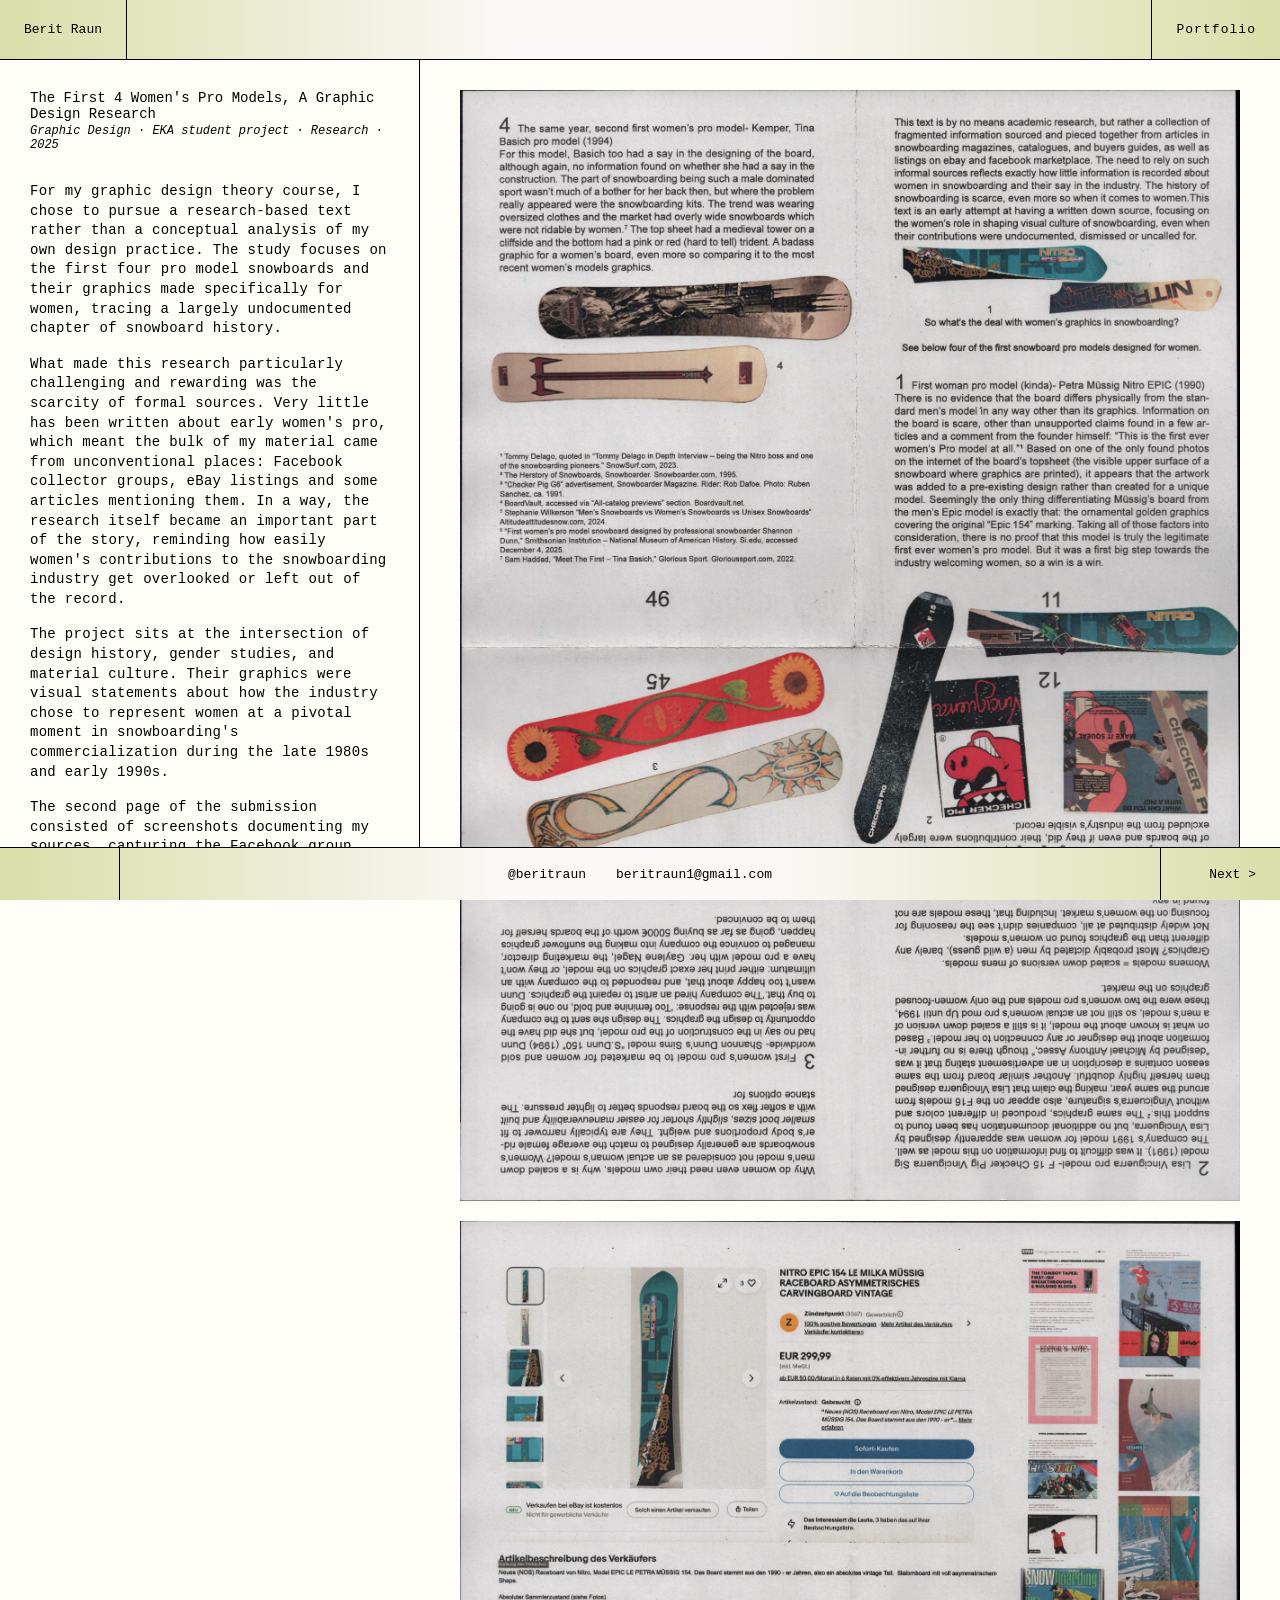
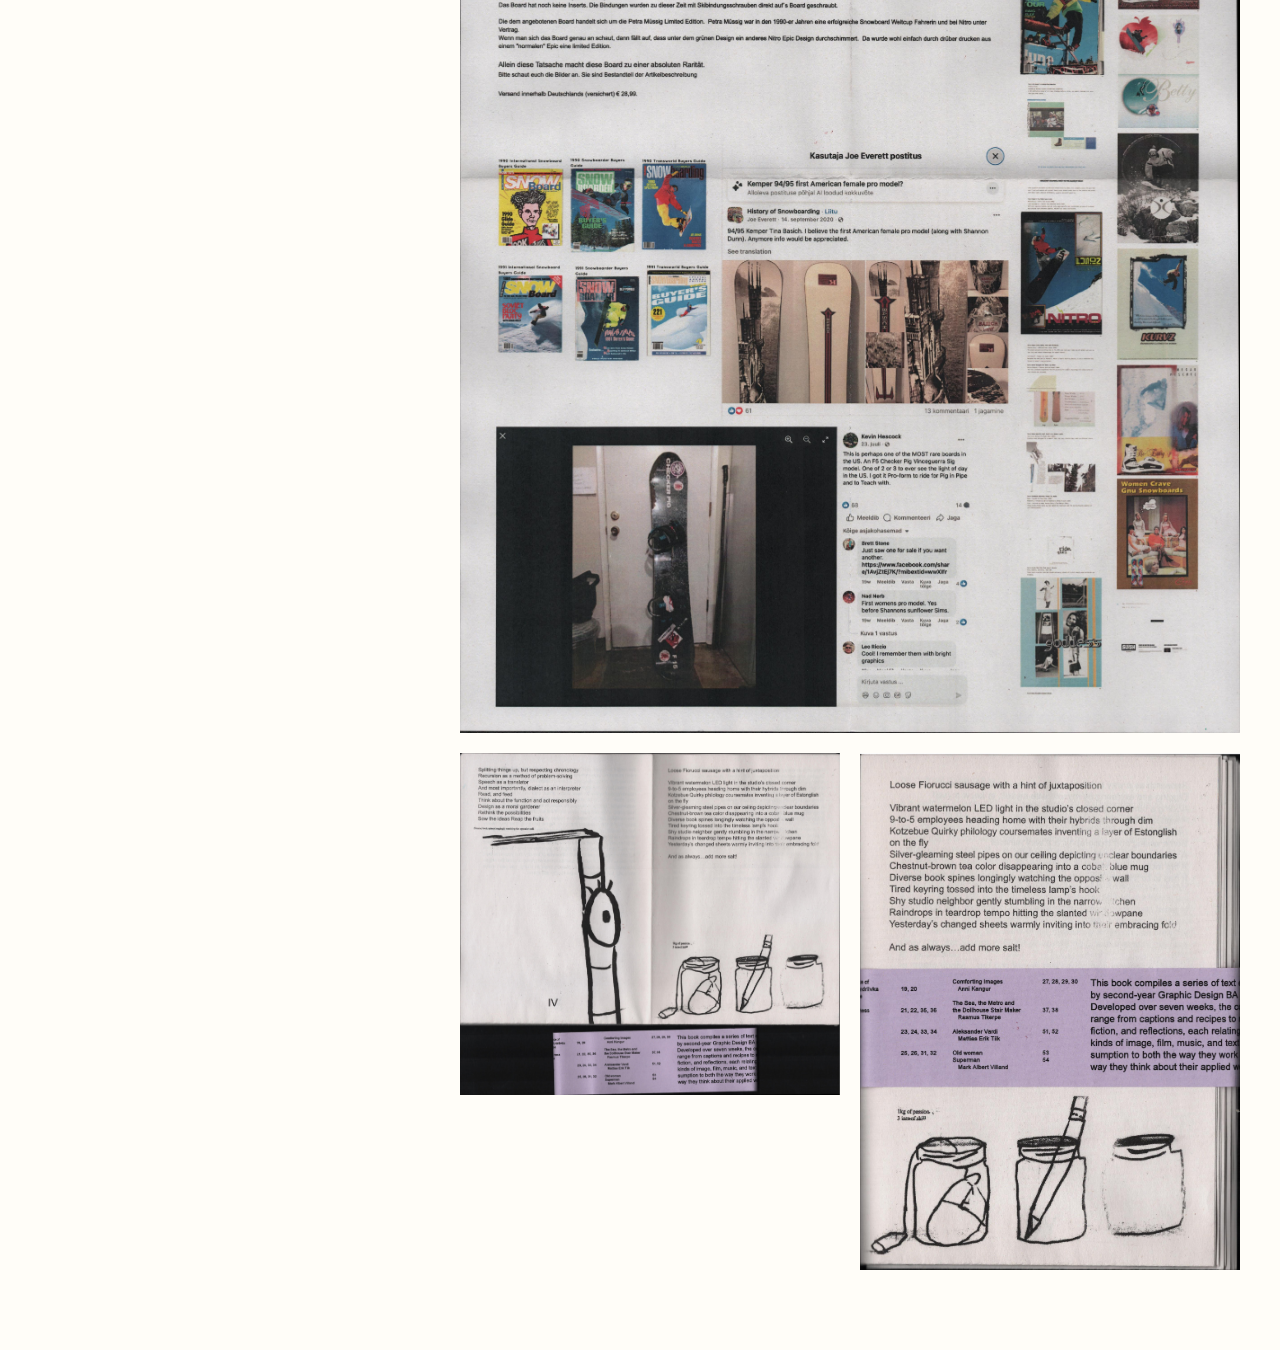
<file: first Womens snowboard graphics.html>
<!DOCTYPE html>
<html lang="et">
<head>
<meta charset="UTF-8">
<meta name="viewport" content="width=device-width, initial-scale=1.0">
<title>Women's graphics – Berit Raun</title>
<link rel="stylesheet" href="style.css">
<link rel="preconnect" href="https://fonts.googleapis.com">
<link rel="preconnect" href="https://fonts.gstatic.com" crossorigin>
<link href="https://fonts.googleapis.com/css2?family=Work+Sans:ital,wght@0,100..900;1,100..900&display=swap" rel="stylesheet">
</head>
<body>

<header class="container-page">
  <div class="header-left-page">
    <a href="index.html" class="home-link">Berit Raun</a>
  </div>
  <div class="header-right-page"><a href="index.html" class="home-link">Portfolio</a></div>
</header>

<div class="content-wrapper">
  <div class="description">
    <div class="header-page">The First 4 Women's Pro Models, A Graphic Design Research</div>
    <h3>Graphic Design · EKA student project · Research · 2025</h3>
    <p>For my graphic design theory course, I chose to pursue a research-based text rather than a conceptual analysis of my own design practice. The study focuses on the first four pro model snowboards and their graphics made specifically for women, tracing a largely undocumented chapter of snowboard history.</p>
    <p>What made this research particularly challenging and rewarding was the scarcity of formal sources. Very little has been written about early women's pro, which meant the bulk of my material came from unconventional places: Facebook collector groups, eBay listings and some articles mentioning them. In a way, the research itself became an important part of the story, reminding how easily women's contributions to the snowboarding industry get overlooked or left out of the record.</p>
    <p>The project sits at the intersection of design history, gender studies, and material culture. Their graphics were visual statements about how the industry chose to represent women at a pivotal moment in snowboarding's commercialization during the late 1980s and early 1990s. </p>
    <p>The second page of the submission consisted of screenshots documenting my sources, capturing the Facebook group posts, eBay listings, and other online traces that formed the foundation of this small research. Since so much of this material exists in informal and fleeting corners of the internet, screenshotting and preserving it felt like a natural part of the process.</p>
    <a href="text.pdf" class="pdf-link" target="_blank">Read the full text here →</a>
  </div>

  <div class="photos-scroll" id="photosScroll" >
    <img src="leht tekst.jpg" alt="Text" class="landscape">
    <img src="leht refrence.jpg" alt="Refrence" class="landscape">
    <img src="kaaned.jpg" alt="Cover">
    <img src="kaaned kinni.jpg" alt="Cover 2">
  </div>
</div>

<footer class="container-footer">
  <div class="footer-content">
    <div class="footer-row">
      <div class="footer-nav-prev">
      </div>
      <div class="footer-contacts">
        <a href="http://www.instagram.com/beritraun/" class="instagram">@beritraun</a>
         <a href="mailto:beritraun1@gmail.com" class="mail">beritraun1@gmail.com</a>
      </div>
      <div class="footer-nav-next">
        <a href="HundiTaltsutamine.html" class="next">Next &gt;</a>
      </div>
    </div>
  </div>
</footer>

<div id="lightbox" class="lightbox">
  <span class="lightbox-close">&times;</span>
  <span class="lightbox-prev">
    <svg width="30" height="50" viewBox="0 0 30 50">
      <polyline points="25,5 5,25 25,45" fill="none" stroke="currentColor" stroke-width="2"/>
    </svg>
  </span>
  <span class="lightbox-next">
    <svg width="30" height="50" viewBox="0 0 30 50">
      <polyline points="5,5 25,25 5,45" fill="none" stroke="currentColor" stroke-width="2"/>
    </svg>
  </span>
  <img class="lightbox-content" id="lightbox-img" alt="">
</div>

<script>
var lightbox = document.getElementById('lightbox');
var lightboxImg = document.getElementById('lightbox-img');
var closeBtn = document.querySelector('.lightbox-close');
var prevBtn = document.querySelector('.lightbox-prev');
var nextBtn = document.querySelector('.lightbox-next');
var srcs = [];
var currentIndex = 0;

window.onload = function() {
  var imgs = document.querySelectorAll('#photosScroll img');
  srcs = [];
  for (var i = 0; i < imgs.length; i++) {
    srcs.push(imgs[i].getAttribute('src'));
    (function(idx) {
      imgs[idx].style.cursor = 'pointer';
      imgs[idx].addEventListener('click', function() {
        currentIndex = idx;
        lightboxImg.src = srcs[currentIndex];
        lightbox.style.display = 'flex';
        document.body.style.overflow = 'hidden';
      });
    })(i);
  }
};

closeBtn.addEventListener('click', function() {
  lightbox.style.display = 'none';
  document.body.style.overflow = '';
});

lightbox.addEventListener('click', function(e) {
  if (e.target === lightbox) {
    lightbox.style.display = 'none';
    document.body.style.overflow = '';
  }
});

prevBtn.addEventListener('click', function(e) {
  e.stopPropagation();
  currentIndex = (currentIndex - 1 + srcs.length) % srcs.length;
  lightboxImg.src = srcs[currentIndex];
});

nextBtn.addEventListener('click', function(e) {
  e.stopPropagation();
  currentIndex = (currentIndex + 1) % srcs.length;
  lightboxImg.src = srcs[currentIndex];
});

document.addEventListener('keydown', function(e) {
  if (lightbox.style.display === 'flex') {
    if (e.key === 'Escape') { lightbox.style.display = 'none'; document.body.style.overflow = ''; }
    else if (e.key === 'ArrowLeft') { currentIndex = (currentIndex - 1 + srcs.length) % srcs.length; lightboxImg.src = srcs[currentIndex]; }
    else if (e.key === 'ArrowRight') { currentIndex = (currentIndex + 1) % srcs.length; lightboxImg.src = srcs[currentIndex]; }
  }
});

lightbox.addEventListener('wheel', function(e) {
  e.preventDefault();
  if (e.
</file>
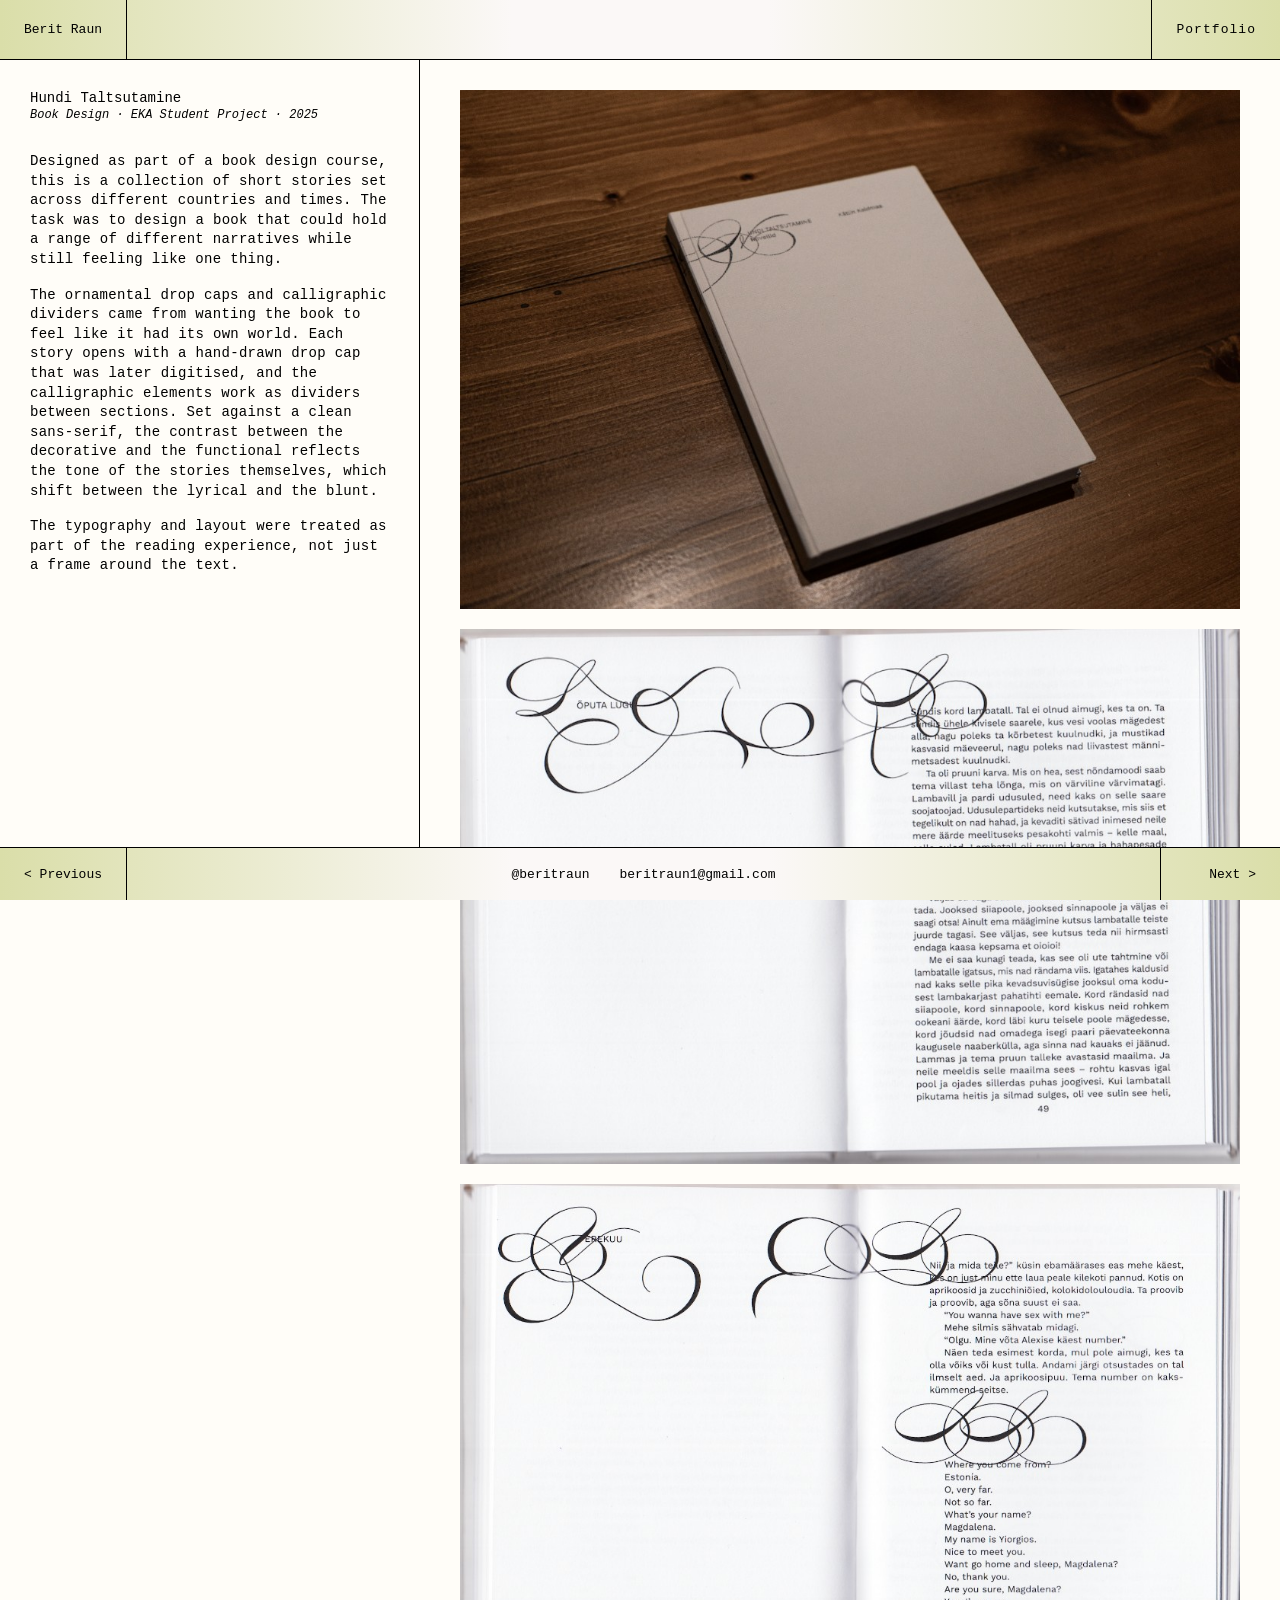
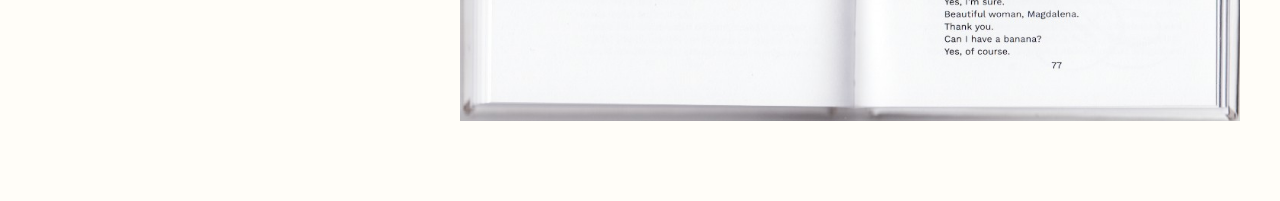
<file: HundiTaltsutamine.html>
<!DOCTYPE html>
<html lang="et">
<head>
<meta charset="UTF-8">
<meta name="viewport" content="width=device-width, initial-scale=1.0">
<title>Hundi Taltsutamine – Berit Raun</title>
<link rel="stylesheet" href="style.css">
<link rel="preconnect" href="https://fonts.googleapis.com">
<link rel="preconnect" href="https://fonts.gstatic.com" crossorigin>
<link href="https://fonts.googleapis.com/css2?family=Work+Sans:ital,wght@0,100..900;1,100..900&display=swap" rel="stylesheet">
</head>
<body>

<header class="container-page">
  <div class="header-left-page">
    <a href="index.html" class="home-link">Berit Raun</a>
  </div>
  <div class="header-right-page"><a href="index.html" class="home-link">Portfolio</a></div>
</header>

<div class="content-wrapper">
  <div class="description">
    <div class="header-page">Hundi Taltsutamine</div>
    <h3>Book Design · EKA Student Project · 2025</h3>
    <p>Designed as part of a book design course, this is a collection of short stories set across different countries and times. The task was to design a book that could hold a range of different narratives while still feeling like one thing.</p>
    <p>The ornamental drop caps and calligraphic dividers came from wanting the book to feel like it had its own world. Each story opens with a hand-drawn drop cap that was later digitised, and the calligraphic elements work as dividers between sections. Set against a clean sans-serif, the contrast between the decorative and the functional reflects the tone of the stories themselves, which shift between the lyrical and the blunt.</p>
    <p>The typography and layout were treated as part of the reading experience, not just a frame around the text.</p>
  </div>

  <div class="photos-scroll">
    <img src="hundi-cover.png" alt="Hundi Taltsutamine cover" class="landscape">
    <img src="Hundi_Tal_1.png" alt="Hundi Taltsutamine spread 1" class="landscape">
    <img src="Hundi_Tal_2.png" alt="Hundi Taltsutamine spread 2" class="landscape">
  </div>
</div>

<footer class="container-footer">
  <div class="footer-content">
    <div class="footer-row">
      <div class="footer-nav-prev">
        <a href="first Womens snowboard graphics.html" class="previous">&lt; Previous</a>
      </div>
      <div class="footer-contacts">
        <a href="http://www.instagram.com/beritraun/" class="instagram">@beritraun</a>
        <a href="mailto:beritraun1@gmail.com" class="mail">beritraun1@gmail.com</a>
      </div>
      <div class="footer-nav-next">
        <a href="Milvi.html" class="next">Next &gt;</a>
      </div>
    </div>
  </div>
</footer>

<div id="lightbox" class="lightbox">
  <span class="lightbox-close">&times;</span>
  <span class="lightbox-prev">
    <svg width="30" height="50" viewBox="0 0 30 50">
      <polyline points="25,5 5,25 25,45" fill="none" stroke="currentColor" stroke-width="2"/>
    </svg>
  </span>
  <span class="lightbox-next">
    <svg width="30" height="50" viewBox="0 0 30 50">
      <polyline points="5,5 25,25 5,45" fill="none" stroke="currentColor" stroke-width="2"/>
    </svg>
  </span>
  <img class="lightbox-content" id="lightbox-img" alt="">
</div>

<script>
const lightbox = document.getElementById('lightbox');
const lightboxImg = document.getElementById('lightbox-img');
const scrollImages = document.querySelectorAll('.photos-scroll img');
const closeBtn = document.querySelector('.lightbox-close');
const prevBtn = document.querySelector('.lightbox-prev');
const nextBtn = document.querySelector('.lightbox-next');
let currentIndex = 0;

scrollImages.forEach((img, index) => {
  img.style.cursor = 'pointer';
  img.addEventListener('click', function(e) {
    e.stopPropagation();
    currentIndex = index;
    openLightbox();
  });
});

function openLightbox() {
  lightbox.style.display = 'flex';
  lightboxImg.src = scrollImages[currentIndex].src;
  document.body.style.overflow = 'hidden';
}

function closeLightbox() {
  lightbox.style.display = 'none';
  document.body.style.overflow = 'auto';
}

function showPrev() {
  currentIndex = (currentIndex - 1 + scrollImages.length) % scrollImages.length;
  lightboxImg.src = scrollImages[currentIndex].src;
}

function showNext() {
  currentIndex = (currentIndex + 1) % scrollImages.length;
  lightboxImg.src = scrollImages[currentIndex].src;
}

closeBtn.addEventListener('click', closeLightbox);
lightbox.addEventListener('click', function(e) {
  if (e.target === lightbox) closeLightbox();
});
prevBtn.addEventListener('click', function(e) { e.stopPropagation(); showPrev(); });
nextBtn.addEventListener('click', function(e) { e.stopPropagation(); showNext(); });

document.addEventListener('keydown', function(e) {
  if (lightbox.style.display === 'flex') {
    if (e.key === 'Escape') closeLightbox();
    else if (e.key === 'ArrowLeft') showPrev();
    else if (e.key === 'ArrowRight') showNext();
  }
});

lightbox.addEventListener('wheel', function(e) {
  e.preventDefault();
  if (e.deltaY > 0) showNext(); else showPrev();
});
</script>

</body>
</html>
</file>
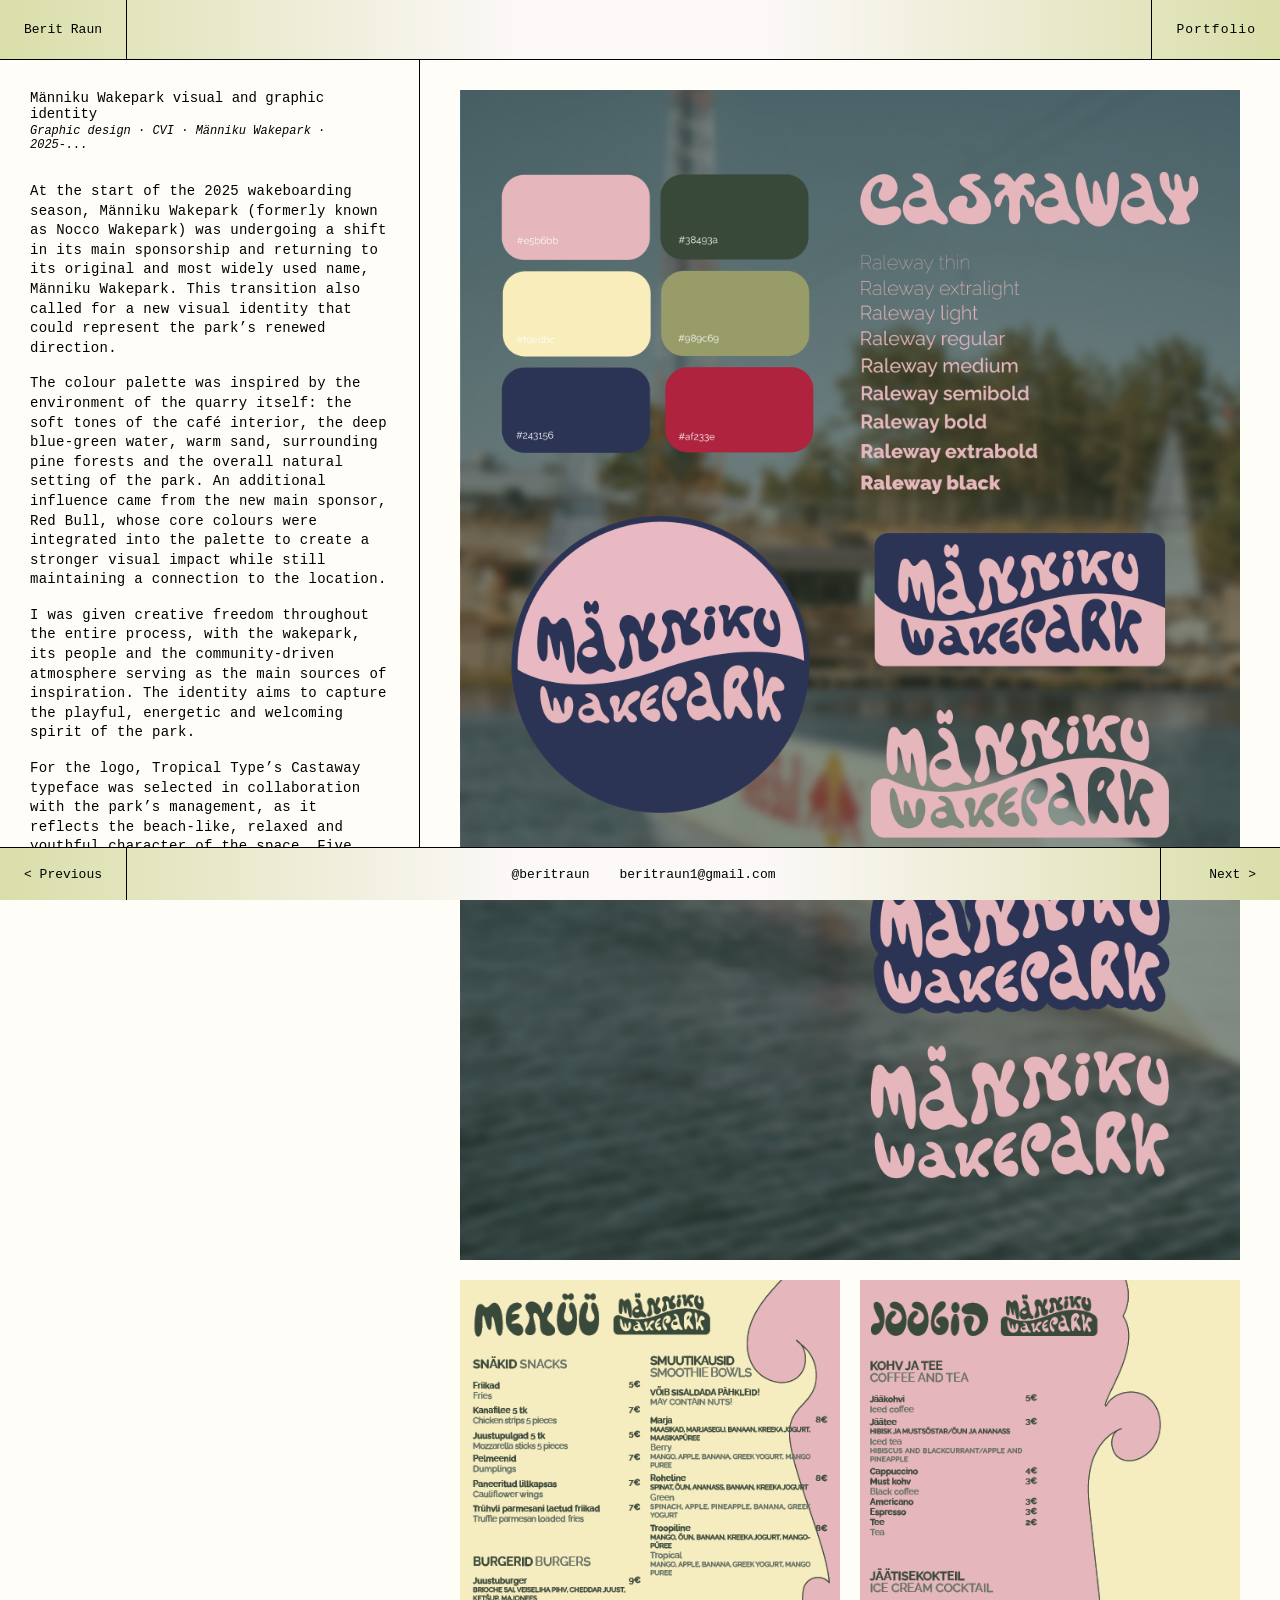
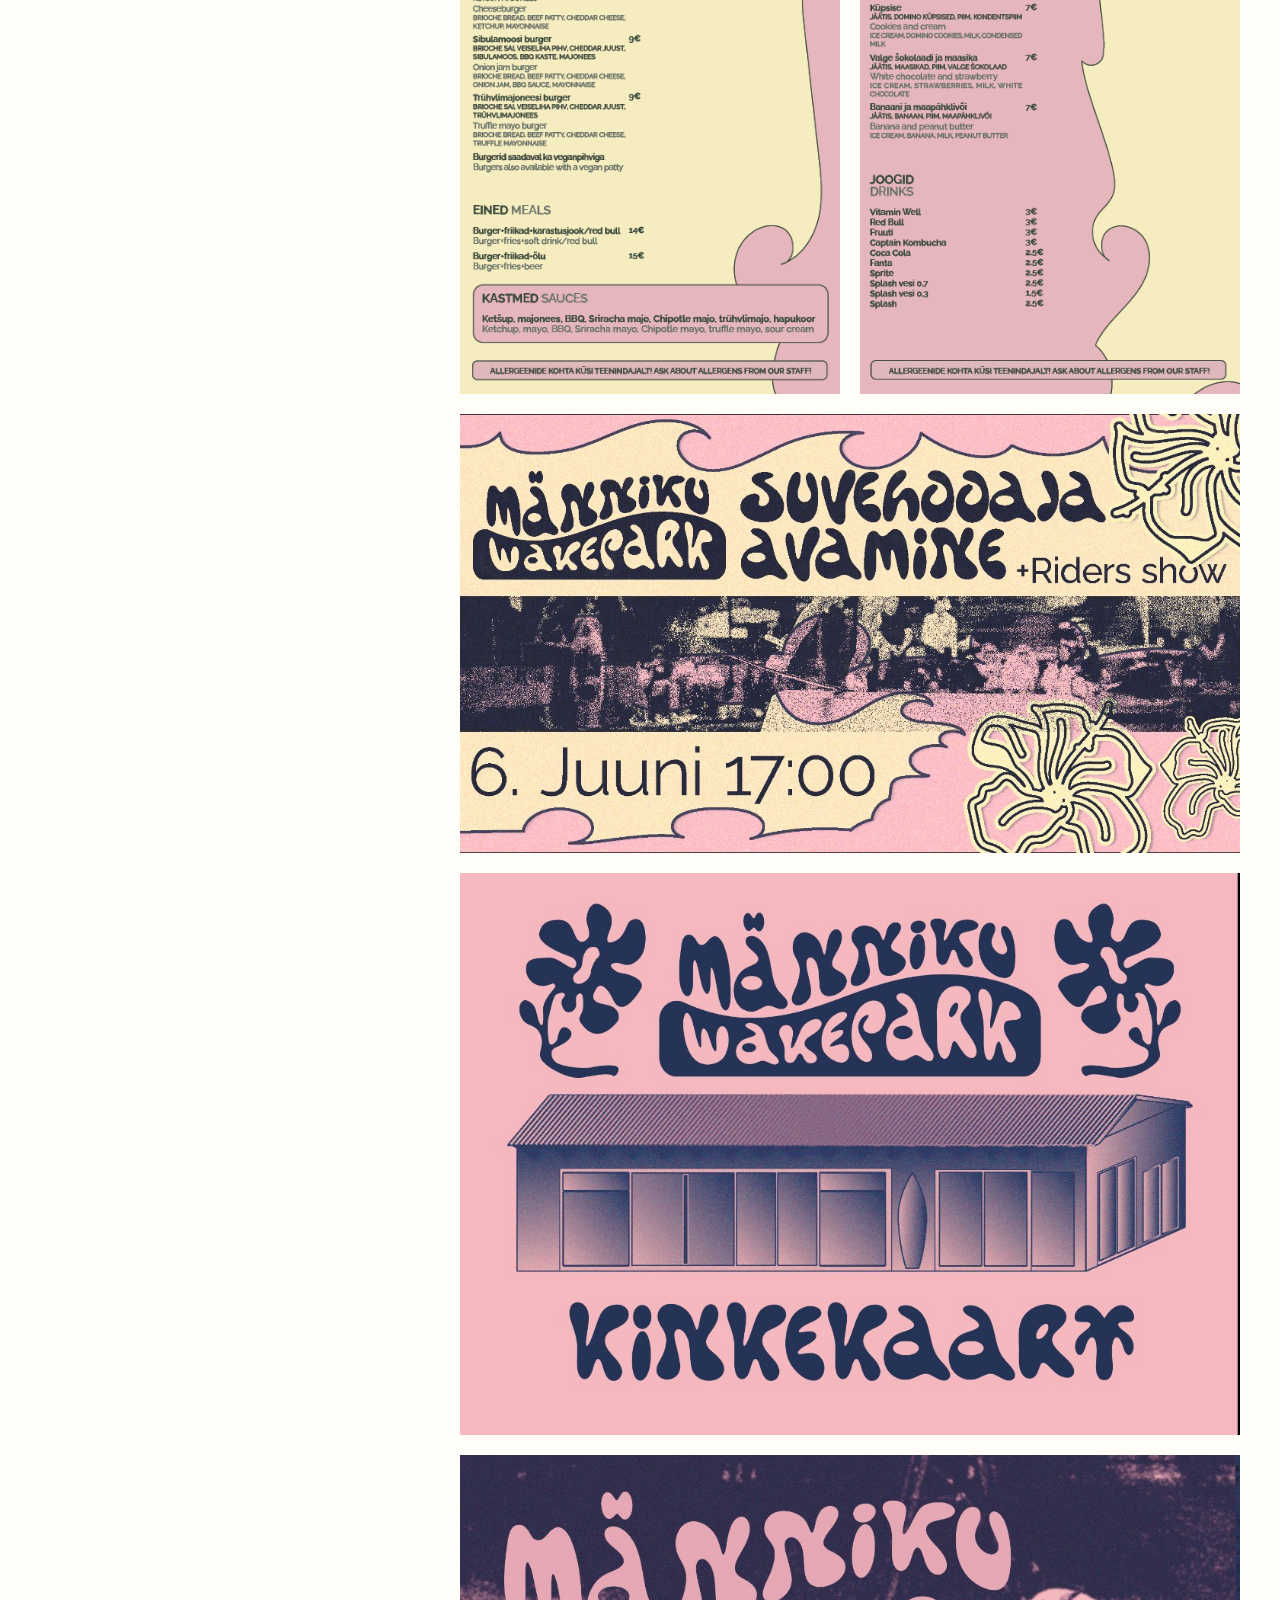
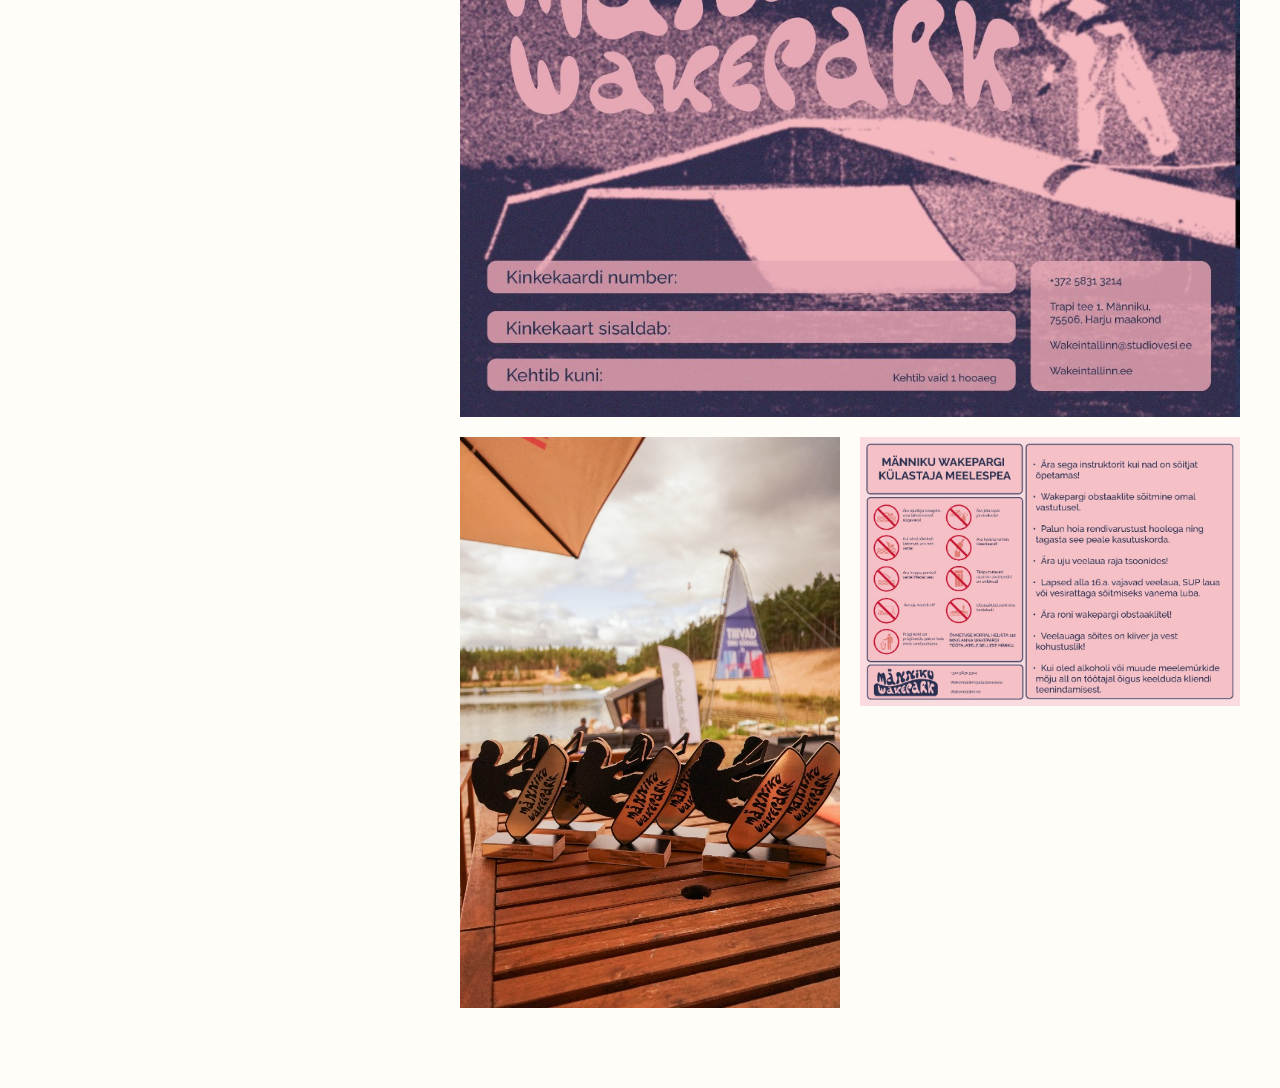
<file: Männiku visuals.html>
<!DOCTYPE html>
<html lang="et">
<head>
<meta charset="UTF-8">
<meta name="viewport" content="width=device-width, initial-scale=1.0">
<title>Männiku Wakepark CVI – Berit Raun</title>
<link rel="stylesheet" href="style.css">
<link rel="preconnect" href="https://fonts.googleapis.com">
<link rel="preconnect" href="https://fonts.gstatic.com" crossorigin>
<link href="https://fonts.googleapis.com/css2?family=Work+Sans:ital,wght@0,100..900;1,100..900&display=swap" rel="stylesheet">
</head>
<body>

<header class="container-page">
  <div class="header-left-page">
    <a href="index.html" class="home-link">Berit Raun</a>
  </div>
  <div class="header-right-page"><a href="index.html" class="home-link">Portfolio</a></div>
</header>

<div class="content-wrapper">
  <div class="description">
    <div class="header-page">Männiku Wakepark visual and graphic identity</div>
    <h3>Graphic design · CVI · Männiku Wakepark · 2025-...</h3>
    <p>At the start of the 2025 wakeboarding season, Männiku Wakepark (formerly known as Nocco Wakepark) was undergoing a shift in its main sponsorship and returning to its original and most widely used name, Männiku Wakepark. This transition also called for a new visual identity that could represent the park’s renewed direction.</p>
    <p>The colour palette was inspired by the environment of the quarry itself: the soft tones of the café interior, the deep blue-green water, warm sand, surrounding pine forests and the overall natural setting of the park. An additional influence came from the new main sponsor, Red Bull, whose core colours were integrated into the palette to create a stronger visual impact while still maintaining a connection to the location.</p>
    <p>I was given creative freedom throughout the entire process, with the wakepark, its people and the community-driven atmosphere serving as the main sources of inspiration. The identity aims to capture the playful, energetic and welcoming spirit of the park.</p>
    <p>For the logo, Tropical Type’s Castaway typeface was selected in collaboration with the park’s management, as it reflects the beach-like, relaxed and youthful character of the space. Five logo variations were created to ensure flexibility across different formats and applications. The wavy form of the lettering symbolises both the calm surface of the quarry and the waves created by the wakeboarding. Raleway was chosen as the supporting typeface for its clean and modern structure, creating contrast with the expressive logo while maintaining legibility across digital and printed formats.</p>
    <p>For social media and promotional materials, dynamic wave-shaped borders and silhouettes of local riders were used. These elements highlight the movement of wakeboarding and celebrate the park’s close-knit community, making the riders themselves a central part of the visual language. The identity is designed as an evolving system and continues to develop alongside the park and its community.</p>
  </div>


  <div class="photos-scroll">
    <img src="manniku-kit.png" alt="Männiku kit" class="landscape">
    <img src="menu_1.png" alt="menu">
    <img src="menu_2.png" alt="menu">
    <img src="3 variant.png" alt="Suvehooja avamine event" class="landscape">
    <img src="kinkekaart_1.png" alt="Kinkekaart" class="landscape">
    <img src="kinkekaart_2.png" alt="Kinkekaart" class="landscape">
    <img src="manniku_tropies.png" alt="Manniku Wakepark trophies">
    <img src="meelespea.png" alt="Manniku Wakepark meelespea">
  </div>
</div>

<footer class="container-footer">
  <div class="footer-content">
    <div class="footer-row">
      <div class="footer-nav-prev">
        <a href="Kumu20.html" class="previous">&lt; Previous</a>
      </div>
      <div class="footer-contacts">
        <a href="http://www.instagram.com/beritraun/" class="instagram">@beritraun</a>
        <a href="mailto:beritraun1@gmail.com" class="mail">beritraun1@gmail.com</a>
      </div>
      <div class="footer-nav-next">
        <a href="Trinkets.html" class="next">Next &gt;</a>
      </div>
    </div>
  </div>
</footer>

<div id="lightbox" class="lightbox">
  <span class="lightbox-close">&times;</span>
  <span class="lightbox-prev">
    <svg width="30" height="50" viewBox="0 0 30 50">
      <polyline points="25,5 5,25 25,45" fill="none" stroke="currentColor" stroke-width="2"/>
    </svg>
  </span>
  <span class="lightbox-next">
    <svg width="30" height="50" viewBox="0 0 30 50">
      <polyline points="5,5 25,25 5,45" fill="none" stroke="currentColor" stroke-width="2"/>
    </svg>
  </span>
  <img class="lightbox-content" id="lightbox-img" alt="">
</div>

<script>
const lightbox = document.getElementById('lightbox');
const lightboxImg = document.getElementById('lightbox-img');
const scrollImages = document.querySelectorAll('.photos-scroll img');
const closeBtn = document.querySelector('.lightbox-close');
const prevBtn = document.querySelector('.lightbox-prev');
const nextBtn = document.querySelector('.lightbox-next');
let currentIndex = 0;

scrollImages.forEach((img, index) => {
  img.addEventListener('click', function() {
    currentIndex = index;
    openLightbox();
  });
});

function openLightbox() {
  lightbox.style.display = 'flex';
  lightboxImg.src = scrollImages[currentIndex].src;
  document.body.style.overflow = 'hidden';
}

function closeLightbox() {
  lightbox.style.display = 'none';
  document.body.style.overflow = 'auto';
}

function showPrev() {
  currentIndex = (currentIndex - 1 + scrollImages.length) % scrollImages.length;
  lightboxImg.src = scrollImages[currentIndex].src;
}

function showNext() {
  currentIndex = (currentIndex + 1) % scrollImages.length;
  lightboxImg.src = scrollImages[currentIndex].src;
}

closeBtn.addEventListener('click', closeLightbox);
lightbox.addEventListener('click', function(e) {
  if (e.target === lightbox) closeLightbox();
});
prevBtn.addEventListener('click', function(e) { e.stopPropagation(); showPrev(); });
nextBtn.addEventListener('click', function(e) { e.stopPropagation(); showNext(); });

document.addEventListener('keydown', function(e) {
  if (lightbox.style.display === 'flex') {
    if (e.key === 'Escape') closeLightbox();
    else if (e.key === 'ArrowLeft') showPrev();
    else if (e.key === 'ArrowRight') showNext();
  }
});

lightbox.addEventListener('wheel', function(e) {
  e.preventDefault();
  if (e.deltaY > 0) showNext(); else showPrev();
});
</script>

</body>
</html>
</file>
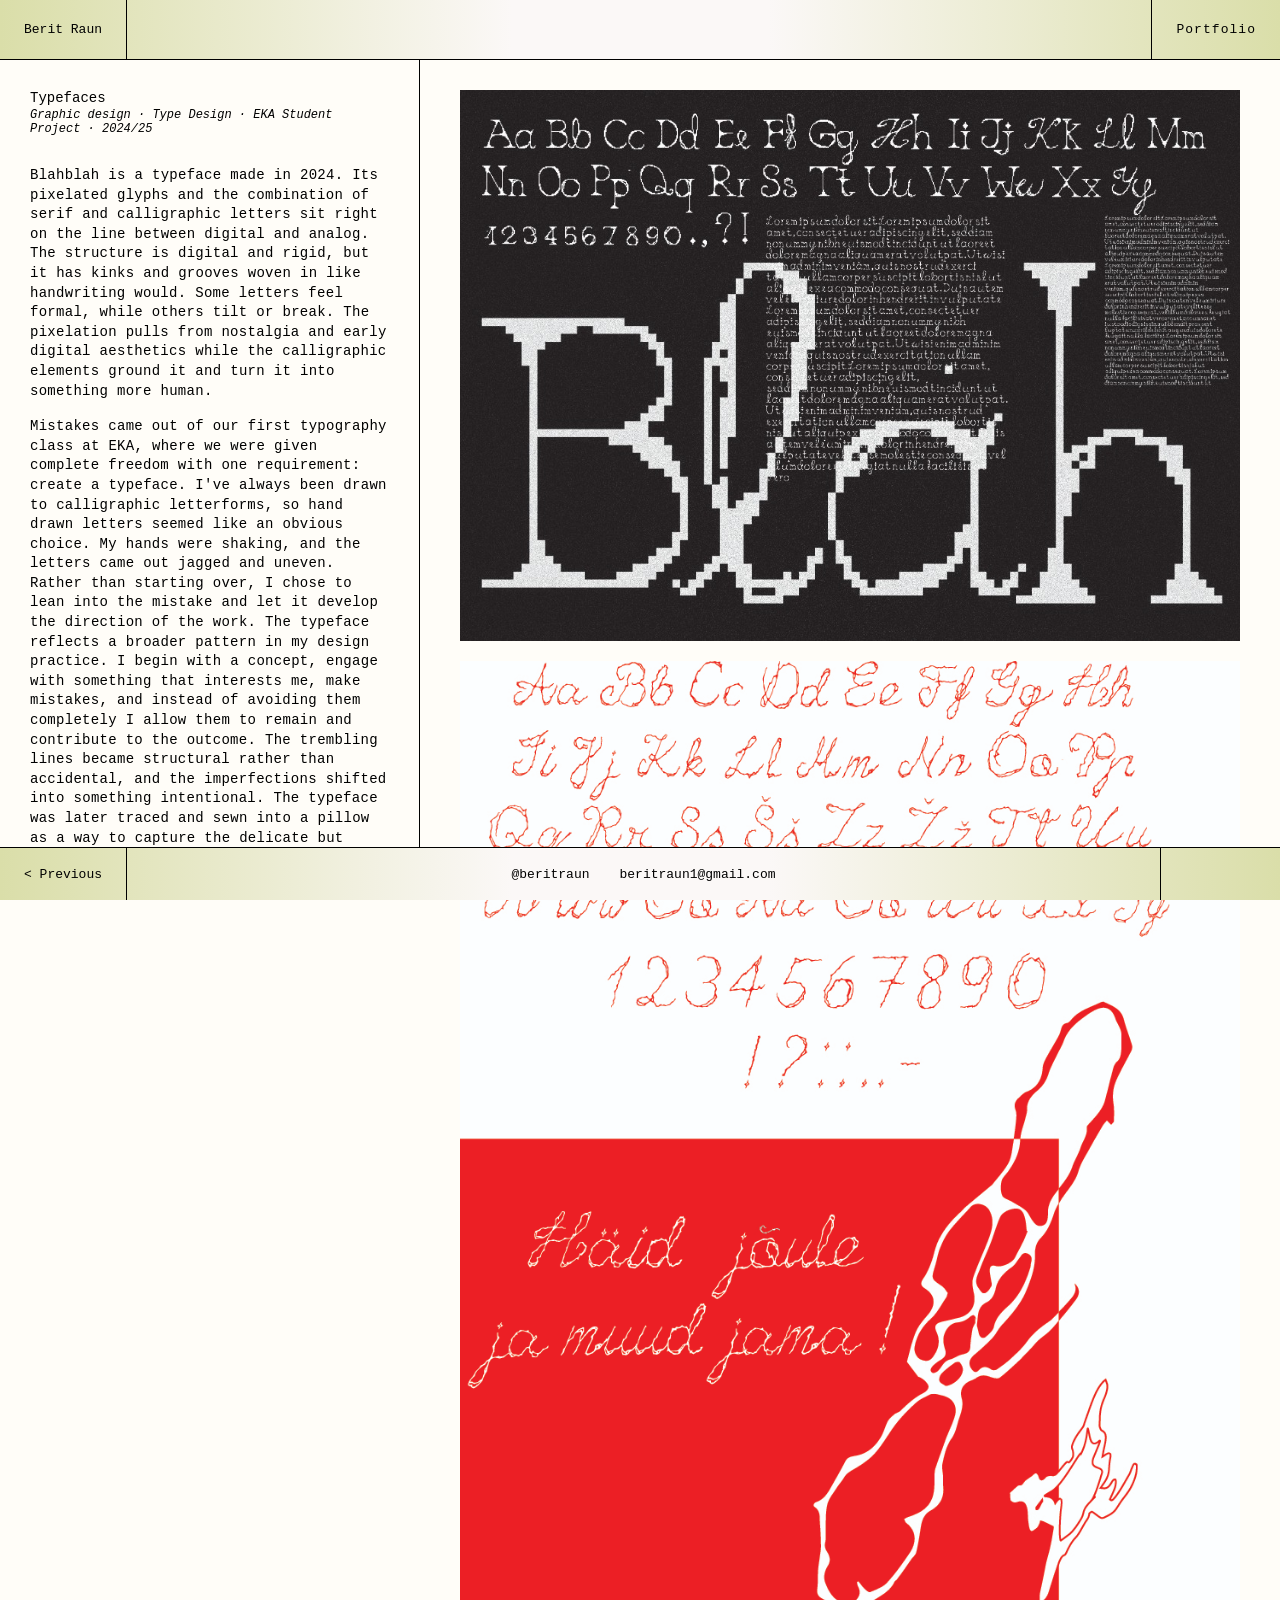
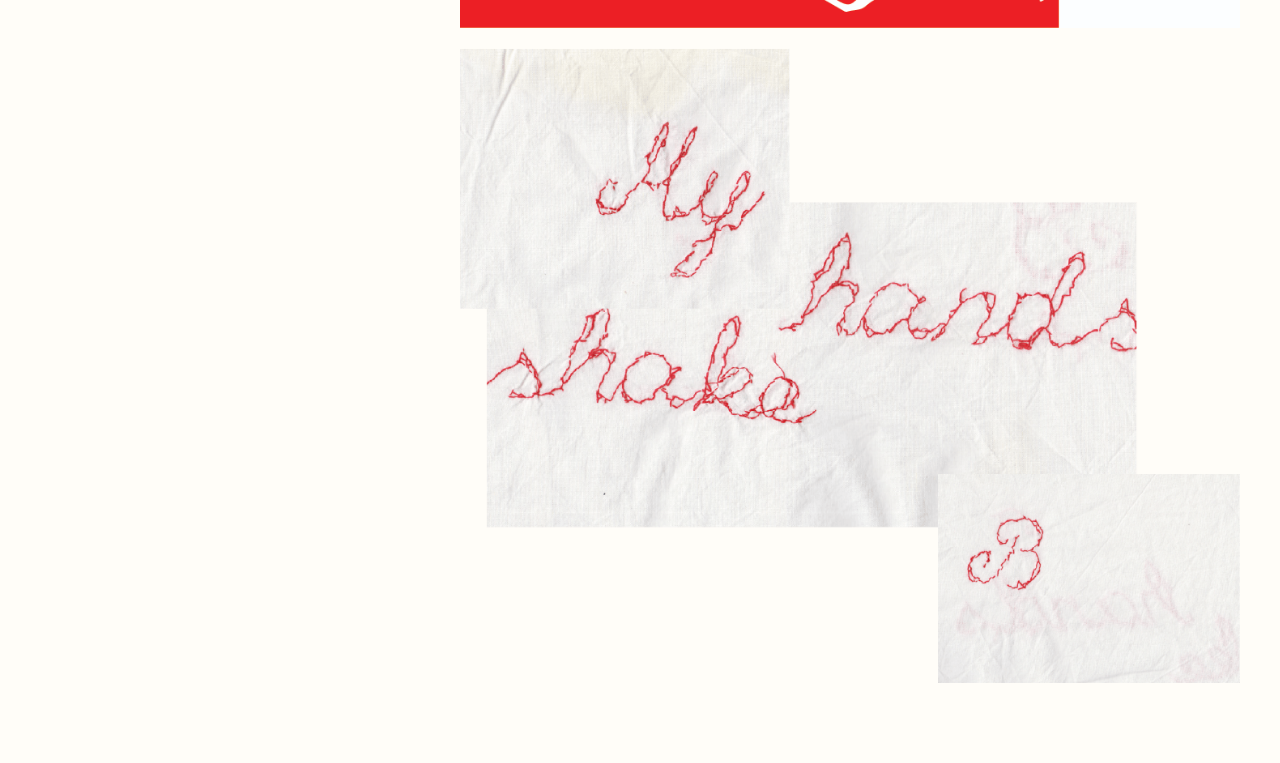
<file: Typefaces.html>
<!DOCTYPE html>
<html lang="et">
<head>
<meta charset="UTF-8">
<meta name="viewport" content="width=device-width, initial-scale=1.0">
<title>Typefaces – Berit Raun</title>
<link rel="stylesheet" href="style.css">
<link rel="preconnect" href="https://fonts.googleapis.com">
<link rel="preconnect" href="https://fonts.gstatic.com" crossorigin>
<link href="https://fonts.googleapis.com/css2?family=Work+Sans:ital,wght@0,100..900;1,100..900&display=swap" rel="stylesheet">
</head>
<body>

<header class="container-page">
  <div class="header-left-page">
    <a href="index.html" class="home-link">Berit Raun</a>
  </div>
  <div class="header-right-page"><a href="index.html" class="home-link">Portfolio</a></div>
</header>

<div class="content-wrapper">
  <div class="description">
    <div class="header-page">Typefaces</div>
    <h3>Graphic design · Type Design · EKA Student Project · 2024/25</h3>
    <p>Blahblah is a typeface made in 2024. Its pixelated glyphs and the combination of serif and calligraphic letters sit right on the line between digital and analog. The structure is digital and rigid, but it has kinks and grooves woven in like handwriting would. Some letters feel formal, while others tilt or break. The pixelation pulls from nostalgia and early digital aesthetics while the calligraphic elements ground it and turn it into something more human.</p>
    <p>Mistakes came out of our first typography class at EKA, where we were given complete freedom with one requirement: create a typeface. I've always been drawn to calligraphic letterforms, so hand drawn letters seemed like an obvious choice. My hands were shaking, and the letters came out jagged and uneven. Rather than starting over, I chose to lean into the mistake and let it develop the direction of the work. The typeface reflects a broader pattern in my design practice. I begin with a concept, engage with something that interests me, make mistakes, and instead of avoiding them completely I allow them to remain and contribute to the outcome. The trembling lines became structural rather than accidental, and the imperfections shifted into something intentional. The typeface was later traced and sewn into a pillow as a way to capture the delicate but shaky quality of the letterforms.</p>
  </div>

  <div class="photos-scroll">
    <img src="Blahblah_specimen.png" alt="Blahblah typeface specimen" class="landscape">
    <img src="Häid jõule.jpg" alt="Mistakes specimen" class="landscape">
    <img src="pillow.png" alt="Mistakes typeface sewn into a pillow" class="landscape">
  </div>
</div>

<footer class="container-footer">
  <div class="footer-content">
    <div class="footer-row">
      <div class="footer-nav-prev">
        <a href="Poetry.html" class="previous">&lt; Previous</a>
      </div>
      <div class="footer-contacts">
        <a href="http://www.instagram.com/beritraun/" class="instagram">@beritraun</a>
        <a href="mailto:beritraun1@gmail.com" class="mail">beritraun1@gmail.com</a>
      </div>
      <div class="footer-nav-next">
      </div>
    </div>
  </div>
</footer>

<div id="lightbox" class="lightbox">
  <span class="lightbox-close">&times;</span>
  <span class="lightbox-prev">
    <svg width="30" height="50" viewBox="0 0 30 50">
      <polyline points="25,5 5,25 25,45" fill="none" stroke="currentColor" stroke-width="2"/>
    </svg>
  </span>
  <span class="lightbox-next">
    <svg width="30" height="50" viewBox="0 0 30 50">
      <polyline points="5,5 25,25 5,45" fill="none" stroke="currentColor" stroke-width="2"/>
    </svg>
  </span>
  <img class="lightbox-content" id="lightbox-img" alt="">
</div>

<script>
const lightbox = document.getElementById('lightbox');
const lightboxImg = document.getElementById('lightbox-img');
const scrollImages = document.querySelectorAll('.photos-scroll img');
const closeBtn = document.querySelector('.lightbox-close');
const prevBtn = document.querySelector('.lightbox-prev');
const nextBtn = document.querySelector('.lightbox-next');
let currentIndex = 0;

scrollImages.forEach((img, index) => {
  img.style.cursor = 'pointer';
  img.addEventListener('click', function(e) {
    e.stopPropagation();
    currentIndex = index;
    openLightbox();
  });
});

function openLightbox() {
  lightbox.style.display = 'flex';
  lightboxImg.src = scrollImages[currentIndex].src;
  document.body.style.overflow = 'hidden';
}

function closeLightbox() {
  lightbox.style.display = 'none';
  document.body.style.overflow = 'auto';
}

function showPrev() {
  currentIndex = (currentIndex - 1 + scrollImages.length) % scrollImages.length;
  lightboxImg.src = scrollImages[currentIndex].src;
}

function showNext() {
  currentIndex = (currentIndex + 1) % scrollImages.length;
  lightboxImg.src = scrollImages[currentIndex].src;
}

closeBtn.addEventListener('click', closeLightbox);
lightbox.addEventListener('click', function(e) {
  if (e.target === lightbox) closeLightbox();
});
prevBtn.addEventListener('click', function(e) { e.stopPropagation(); showPrev(); });
nextBtn.addEventListener('click', function(e) { e.stopPropagation(); showNext(); });

document.addEventListener('keydown', function(e) {
  if (lightbox.style.display === 'flex') {
    if (e.key === 'Escape') closeLightbox();
    else if (e.key === 'ArrowLeft') showPrev();
    else if (e.key === 'ArrowRight') showNext();
  }
});

lightbox.addEventListener('wheel', function(e) {
  e.preventDefault();
  if (e.deltaY > 0) showNext(); else showPrev();
});
</script>

</body>
</html>
</file>
<file: style.css>
* {
  margin: 0;
  padding: 0;
  box-sizing: border-box;
}

body {
  font-family: 'Courier New', Courier, monospace;
  background: #fffdf8;
  color: #000;
}

/* ─── TYPOGRAPHY ─────────────────────────────────────────── */

h3 {
  font-size: 12px;
  font-weight: 500;
  font-style: italic;
  margin-bottom: 30px;
}

h4 {
  font-size: 14px;
  font-weight: 500;
  margin-bottom: 8px;
}

p {
  font-size: 14px;
  font-weight: 400;
  line-height: 1.4;
  letter-spacing: 0.02em;
  word-spacing: 0.01em;
  hyphens: none;
  -webkit-hyphens: none;
  margin-bottom: 16px;
}

/* ─── HEADER (shared) ────────────────────────────────────── */

.container-page {
  display: flex;
  justify-content: space-between;
  align-items: stretch;
  padding: 0;
  position: fixed;
  top: 0;
  left: 0;
  right: 0;
  background: linear-gradient(90deg, #dadea9 0%, #fbf8f7 40%, #fbf8f7 60%, #dadea9 100%);
  z-index: 100;
  border-bottom: 1px solid #000;
  height: 60px;
}

.header-left-page {
  display: flex;
  align-items: center;
  padding: 0 24px;
  border-right: 1px solid #000;
}

.header-right-page {
  display: flex;
  align-items: center;
  padding: 0 24px;
  border-left: 1px solid #000;
  font-size: 13px;
  font-weight: 400;
  font-family: 'Courier New', Courier, monospace;
  letter-spacing: 0.08em;
}

.home-link {
  color: #000;
  text-decoration: none;
  font-size: 13px;
  font-family: 'Courier New', Courier, monospace;
}

.home-link:hover { text-decoration: underline; }

/* ─── SIGNATURE ──────────────────────────────────────────── */

.header-signature {
  position: relative;
  cursor: pointer;
}

.header-signature img {
  display: block;
  transition: opacity 0.25s ease;
}

.sig-filled {
  position: absolute;
  top: 0;
  left: 0;
  opacity: 0;
}

.header-signature:hover .sig-outline { opacity: 0; }
.header-signature:hover .sig-filled  { opacity: 1; }

body:not(.index-page) .header-signature { height: 30px; }
body:not(.index-page) .header-signature img { height: 30px; width: auto; }

/* ─── PROJECT PAGE LAYOUT ─────────────────────────────────── */

.content-wrapper {
  display: flex;
  margin-top: 60px;
  min-height: calc(100vh - 60px - 53px);
}

.description {
  width: 550px;
  flex-shrink: 0;
  position: fixed;
  top: 60px;
  left: 0;
  bottom: 53px;
  padding: 40px 50px 40px 40px;
  border-right: 1px solid #000;
  overflow-y: auto;
}

.lightbox-caption {
  color: #000;
  font-size: 13px;
  font-family: 'Work Sans', sans-serif;
  text-align: center;
  margin: 0;
  opacity: 0.7;
  max-width: 600px;
}

.youtube-embed {
  position: relative;
  width: 100%;
  padding-bottom: 56.25%;
  height: 0;
}

.youtube-embed iframe {
  position: absolute;
  top: 0;
  left: 0;
  width: 100%;
  height: 100%;
}

.pdf-embed {
  width: 100%;
  height: 90vh;
  border: none;
  display: block;
}

.milvi-video {
  width: 100%;
  height: auto;
  display: block;
}

.download-link {
  display: inline-block;
  margin-top: 8px;
  font-size: 13px;
  color: #000;
  text-decoration: none;
  border-bottom: 1px solid #000;
  padding-bottom: 1px;
}

.download-link:hover {
  opacity: 0.5;
}

.header-page {
  font-size: 14px;
  font-weight: 500;
  margin-bottom: 2px;
}

.photos-scroll {
  display: grid;
  grid-template-columns: 1fr;
  gap: 20px;
  margin-left: 550px;
  padding: 40px 60px 80px 60px;
}

.photos-scroll.masonry {
  display: block;
  column-count: 2;
  column-gap: 20px;
  gap: 0;
}

.photos-scroll.masonry img,
.photos-scroll.masonry video {
  break-inside: avoid;
  margin-bottom: 20px;
  margin-top: 0;
  padding: 0;
  width: 100%;
  height: auto;
  display: block;
}

.photos-scroll.masonry .landscape {
  column-span: all;
  margin-bottom: 20px;
}

.photos-scroll img,
.photos-scroll video {
  width: 100%;
  height: auto;
  cursor: pointer;
  transition: opacity 0.3s ease;
}

.photos-scroll video {
  width: 100%;
  height: auto;
  display: block;
  cursor: default;
}

/* suurtel ekraanidel 2 veergu */
@media screen and (min-width: 900px) {
  .photos-scroll {
    grid-template-columns: repeat(2, 1fr);
  }

  /* horisontaalsed pildid võtavad 2 veergu */
  .photos-scroll img.landscape,
  .photos-scroll .landscape {
    grid-column: span 2;
  }
}



/* ─── FOOTER ─────────────────────────────────────────────── */

.container-footer {
  position: fixed;
  bottom: 0;
  left: 0;
  right: 0;
  display: flex;
  align-items: stretch;
  font-size: 13px;
  background: linear-gradient(90deg, #dadea9 0%, #fbf8f7 40%, #fbf8f7 60%, #dadea9 100%);
  border-top: 1px solid #000;
  z-index: 50;
  height: 53px;
  overflow: hidden;
}

.footer-content {
  width: 100%;
  display: flex;
  align-items: stretch;
  position: relative;
  z-index: 1;
}

.divider-page { display: none; }

.footer-row {
  display: flex;
  align-items: stretch;
  width: 100%;
}

.footer-nav-prev {
  display: flex;
  align-items: center;
  padding: 0 24px;
  border-right: 1px solid #000;
  min-width: 120px;
}

.footer-contacts {
  display: flex;
  align-items: center;
  justify-content: center;
  flex: 1;
  gap: 30px;
}

.footer-nav-next {
  display: flex;
  align-items: center;
  padding: 0 24px;
  border-left: 1px solid #000;
  min-width: 120px;
  justify-content: flex-end;
}

.mail, .instagram, .previous, .next {
  color: #000;
  text-decoration: none;
}

.mail:hover, .instagram:hover, .previous:hover, .next:hover {
  text-decoration: underline;
}

/* ─── LIGHTBOX ───────────────────────────────────────────── */

.lightbox {
  display: none;
  position: fixed;
  z-index: 1000;
  inset: 0;
  background-color: #fffdf8;
  justify-content: center;
  align-items: center;
}

.lightbox-inner {
  display: flex;
  flex-direction: column;
  align-items: center;
  gap: 14px;
  max-height: 90vh;
}

.lightbox-content {
  max-width: min(800px, 90vw);
  max-height: 80vh;
  object-fit: contain;
  animation: fadeIn 0.5s ease;
}

@keyframes fadeIn {
  from { opacity: 0; }
  to   { opacity: 1; }
}

.lightbox-close {
  position: absolute;
  top: 24px;
  right: 40px;
  font-family: 'Courier New', Courier, monospace;
  font-weight: 300;
  font-size: 40px;
  cursor: pointer;
  color: #000;
  line-height: 1;
}

.lightbox-prev,
.lightbox-next {
  position: absolute;
  top: 50%;
  transform: translateY(-50%);
  padding: 16px;
  color: #000;
  cursor: pointer;
  user-select: none;
}

.lightbox-prev { left: 30px; }
.lightbox-next { right: 10px; }

/* ─── INDEX PAGE BACKGROUND ──────────────────────────────── */

body.index-page {
  overflow-x: hidden;
  overflow-y: scroll;
  background: radial-gradient(ellipse at 50% 40%, #fffdf8 20%, #e8ebbc 100%);
  min-height: 100vh;
}

/* ─── HERO ───────────────────────────────────────────────── */

.hero {
  height: 100vh;
  padding: 40px;
  background: transparent;
}

/* Inset border frame — full hero screen */
.hero-frame {
  width: 100%;
  height: 100%;
  border: 1px solid #000;
  position: relative;
  display: flex;
  flex-direction: column;
}

/* Top bar — nav left, contacts right */
.hero-top {
  display: flex;
  justify-content: space-between;
  align-items: stretch;
  border-bottom: 1px solid #000;
}

/* Nav row — horizontal outlined boxes, top-left */
.hero-nav {
  display: flex;
  flex-direction: row;
}

.hero-nav-link {
  display: block;
  font-family: 'Courier New', Courier, monospace;
  font-size: 13px;
  font-weight: 400;
  color: #000;
  text-decoration: none;
  letter-spacing: 0.08em;
  padding: 10px 24px;
  border-right: 1px solid #000;
}

.hero-nav-link:hover {
  text-decoration: underline;
}

/* Contacts — top-right */
.hero-contacts {
  display: flex;
  gap: 24px;
  align-items: center;
  padding: 10px 20px;
  border-left: 1px solid #000;
}

.hero-contact-link {
  font-family: 'Courier New', Courier, monospace;
  font-size: 13px;
  font-weight: 400;
  color: #000;
  text-decoration: none;
  letter-spacing: 0.08em;
}

.hero-contact-link:hover {
  text-decoration: underline;
}

/* Signature + name — left-aligned, vertically centred in remaining space */
.hero-centre {
  flex: 1;
  display: flex;
  flex-direction: column;
  justify-content: center;
  align-items: flex-start;
  padding: 0 40px;
  gap: 14px;
}

.hero-signature {
  width: min(45vw, 680px);
  max-width: calc(100% - 80px);
  height: auto;
  display: block;
  user-select: none;
  pointer-events: none;
}

.hero-name {
  font-family: 'Courier New', Courier, monospace;
  font-size: 13px;
  font-weight: 400;
  letter-spacing: 0.08em;
  color: #000;
}

.hero-bottom {
  border-top: 1px solid #000;
  display: flex;
  justify-content: center;
  align-items: center;
  padding: 10px 20px;
}

.hero-scroll {
  font-family: 'Courier New', Courier, monospace;
  font-size: 13px;
  letter-spacing: 0.08em;
  color: #000;
  animation: bob 2s ease-in-out infinite;
}

@keyframes bob {
  0%, 100% { transform: translateY(0); }
  50%       { transform: translateY(4px); }
}

/* ─── WORKS GRID ─────────────────────────────────────────── */

.works-grid {
  columns: 3;
  column-gap: 20px;
  padding: 50px 80px;
  background: transparent;
}

.project-card {
  display: block;
  break-inside: avoid;
  margin-bottom: 20px;
  cursor: pointer;
  text-decoration: none;
}

.card-kumu, .card-bingo, .card-posters,
.card-manniku, .card-type, .card-snow,
.card-erki, .card-trinkets, .card-misc,
.card-photo { }

.card-image-box {
  border: 1px solid #000;
  background: #fff;
  position: relative;
  overflow: hidden;
}

.card-image-box img,
.card-image-box video {
  display: block;
  width: 100%;
  height: auto;
  filter: grayscale(100%);
  transition: filter 0.5s ease;
}

.card-overlay {
  position: absolute;
  inset: 0;
  background: rgba(200, 206, 130, 0.35);
  mix-blend-mode: multiply;
  transition: opacity 0.5s ease;
  pointer-events: none;
}

.card-title-box {
  border: 1px solid #000;
  border-top: none;
  padding: 10px 12px;
  font-family: 'Courier New', Courier, monospace;
  font-size: 13px;
  font-weight: 400;
  letter-spacing: 0.08em;
  color: #000;
  line-height: 1.4;
  background: #fff;
  transition: background 0.3s ease;
  text-wrap: balance;
}

.project-card:hover .card-image-box img,
.project-card:hover .card-image-box video {
  filter: grayscale(0%);
}

.project-card:hover .card-overlay {
  opacity: 0;
}

.project-card:hover .card-title-box {
  background: #dadea9;
}

.pdf-link {
  display: inline-block;
  margin-top: 1.5rem;
  text-decoration: underline;
  color: inherit;
}
.pdf-link:hover {
  opacity: 0.6;
}

/* ═══════════════════════════════════════════════════════════
   RESPONSIVE
   ═══════════════════════════════════════════════════════════ */

@media screen and (max-width: 1280px) {
  .description { width: 420px; padding: 30px; }
  .photos-scroll { margin-left: 420px; padding: 30px 40px 80px 40px; }
  .works-grid { columns: 3; }
}

@media screen and (max-width: 1024px) {
  .content-wrapper { flex-direction: column; margin-top: 60px; }
  .description {
    position: static;
    width: 100%;
    bottom: auto;
    border-right: none;
    border-bottom: 1px solid #000;
    padding: 30px 40px;
    overflow-y: visible;
  }
  .photos-scroll { margin-left: 0; padding: 30px 40px 80px; }
  .photos-scroll img { max-width: 100%; }
  .footer-contacts { gap: 20px; }
  .footer-nav-prev, .footer-nav-next { min-width: 90px; padding: 0 16px; }
  .works-grid { columns: 3; column-gap: 20px; padding: 40px; }
  .hero { padding: 24px; }
  .hero-signature { width: min(48vw, 480px); }
  .hero-centre { padding: 0 24px; }
}

@media screen and (max-width: 768px) {
  .container-page { height: 50px; }
  .header-left-page { padding: 0 16px; }
  .header-right-page { padding: 0 16px; font-size: 12px; }
  .home-link { font-size: 12px; }
  .content-wrapper { margin-top: 50px; }
  .description { padding: 20px; }
  .photos-scroll { padding: 20px 20px 80px; gap: 12px; }
  p, h3 { font-size: 13px; }
  .container-footer { height: auto; min-height: 50px; }
  .footer-nav-prev, .footer-nav-next { min-width: 70px; padding: 0 12px; }
  .footer-contacts { gap: 12px; font-size: 12px; }
  .lightbox-content { max-width: 95vw; max-height: 70vh; }
  .lightbox-close { font-size: 32px; top: 16px; right: 20px; }
  .lightbox-prev { left: 10px; }
  .lightbox-next { right: 10px; }
  .works-grid { columns: 2; column-gap: 16px; padding: 20px; }
  .hero { padding: 12px; }
  .hero-signature { width: min(70vw, 100%); }
  .hero-nav-link { padding: 8px 14px; }
  .hero-contacts { gap: 12px; padding: 8px 14px; }
  .hero-centre { padding: 0 16px; gap: 10px; }
}
</file>
